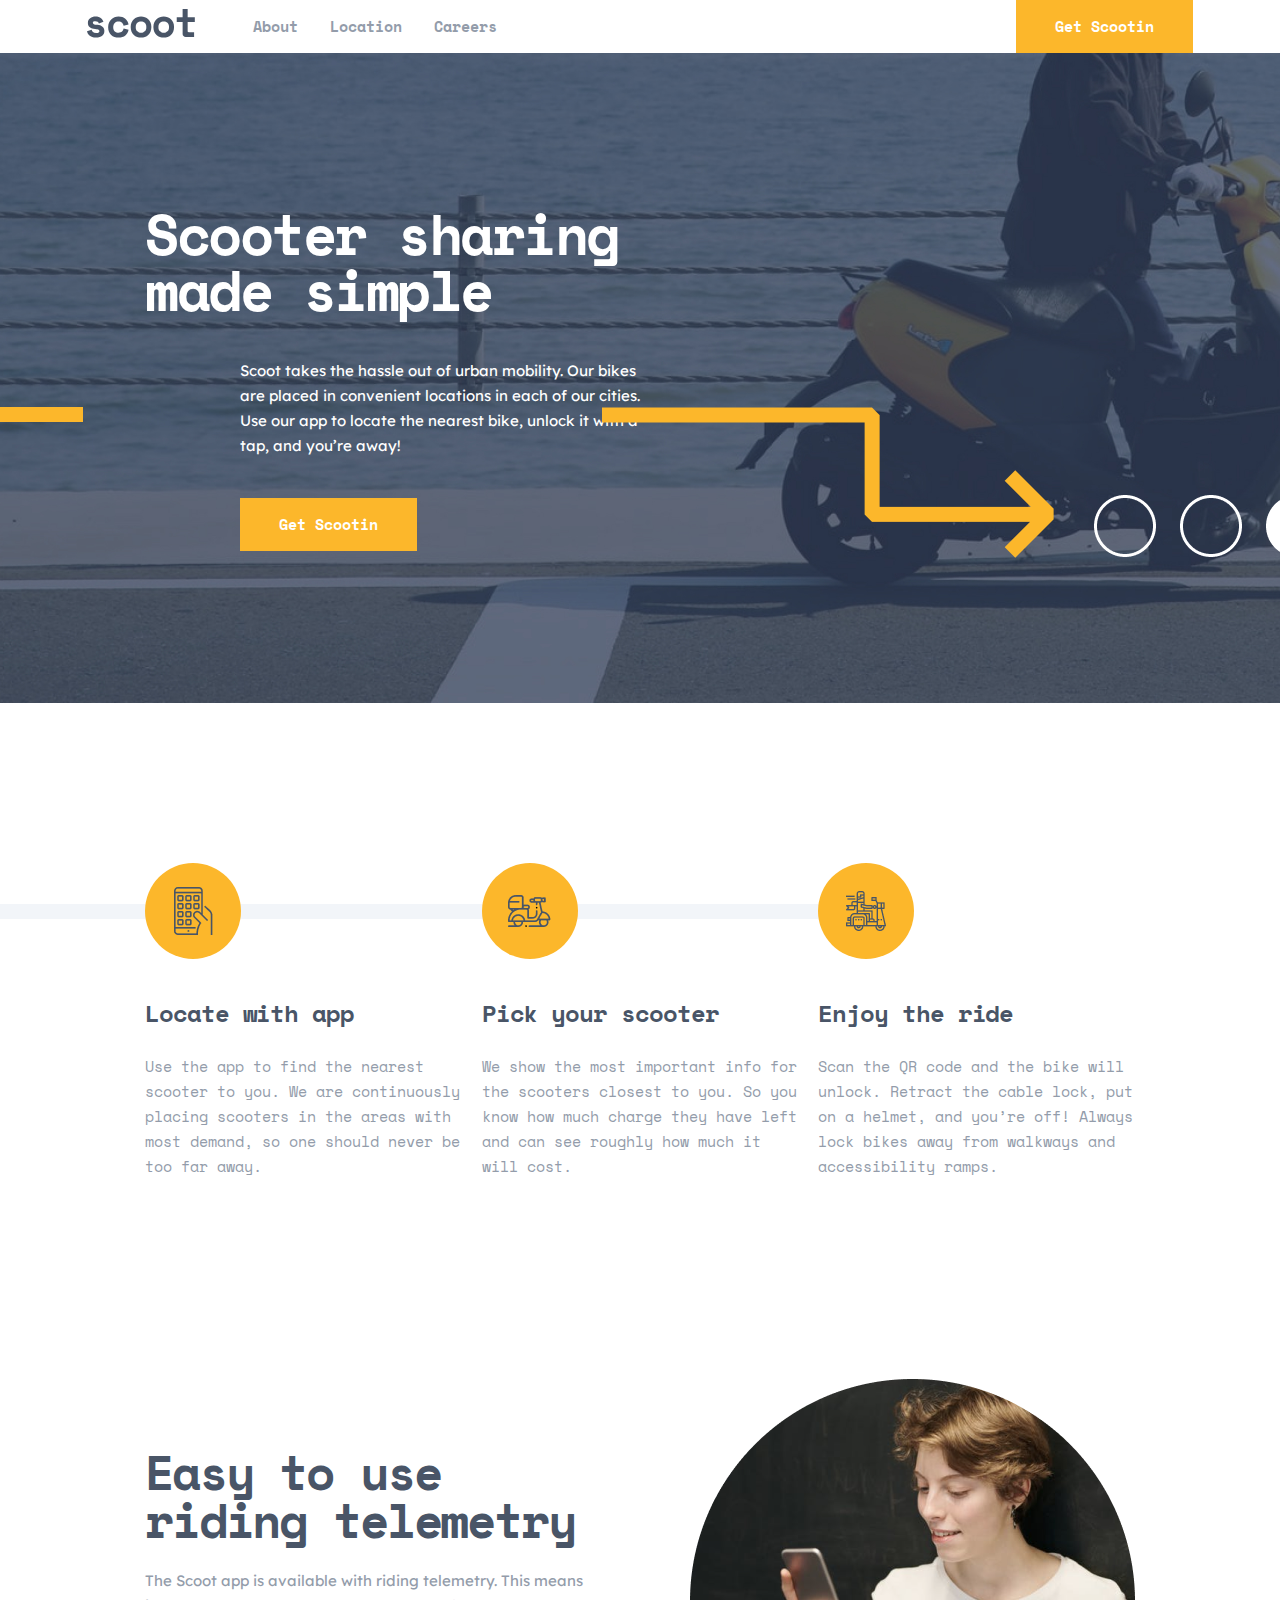
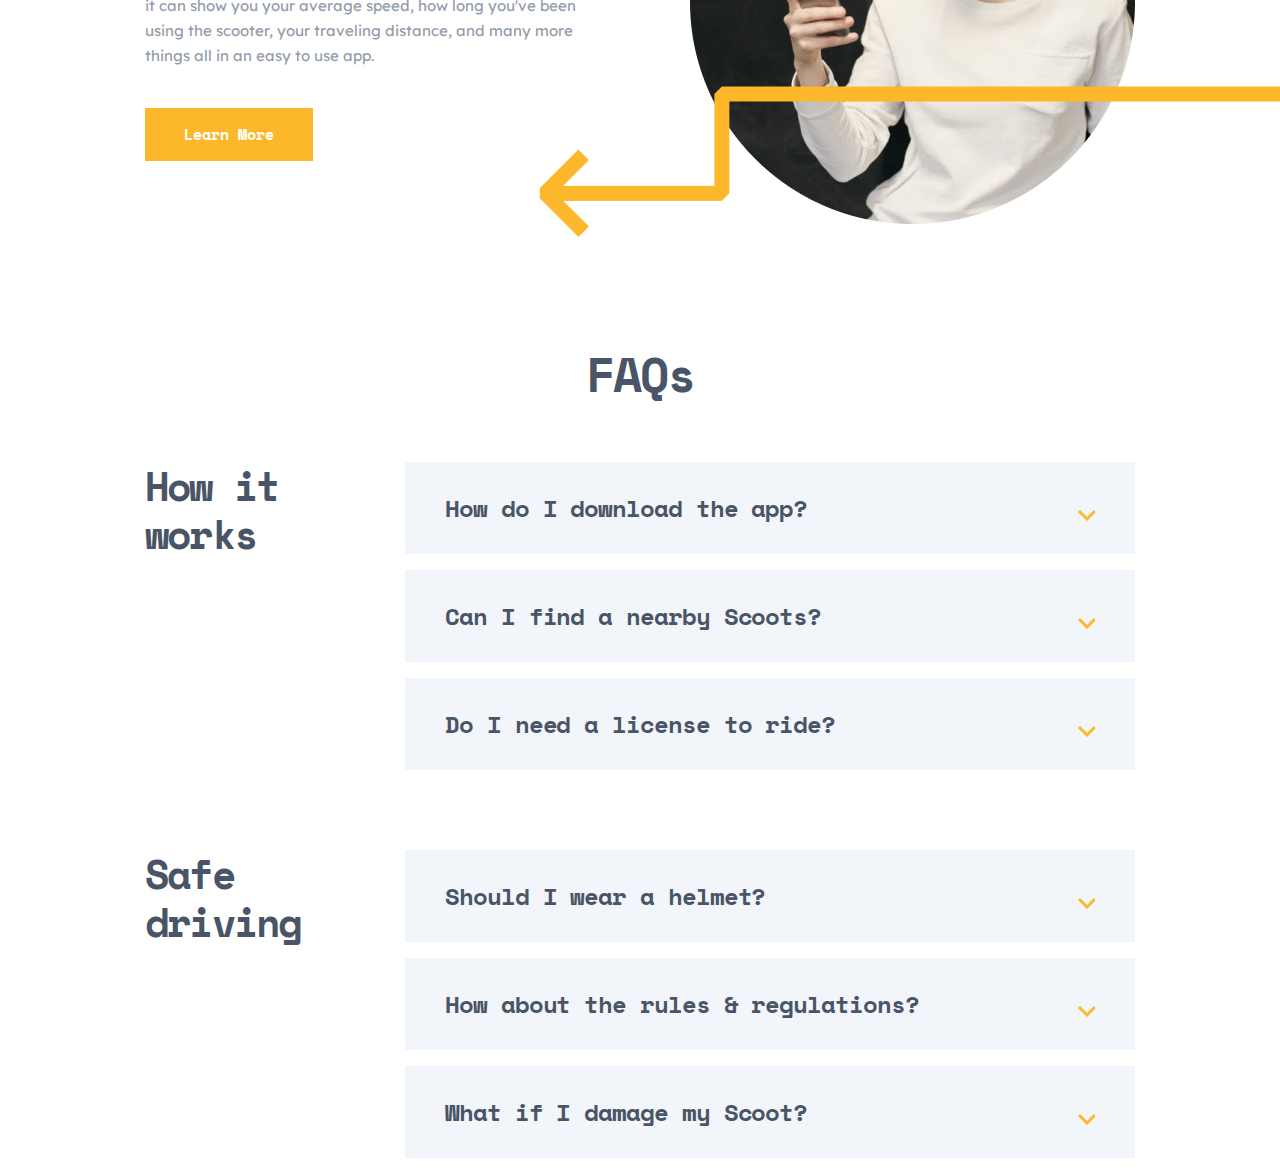
<file: index.html>
<!DOCTYPE html>
<html lang="en">
  <head>
    <meta charset="UTF-8" />
    <meta name="viewport" content="width=device-width, initial-scale=1.0" />
    <title>Scooter</title>
    <link rel="stylesheet" href="./styles/style.css" />
    <link
      rel="shortcut icon"
      href="images/Scooter-favicon.png"
      type="image/x-icon"
    />
    <link rel="preconnect" href="https://fonts.googleapis.com" />
    <link rel="preconnect" href="https://fonts.gstatic.com" crossorigin />
    <link
      href="https://fonts.googleapis.com/css2?family=Space+Mono:ital,wght@0,400;0,700;1,400;1,700&display=swap"
      rel="stylesheet"
    />
    <link rel="preconnect" href="https://fonts.googleapis.com" />
    <link rel="preconnect" href="https://fonts.gstatic.com" crossorigin />
    <link
      href="https://fonts.googleapis.com/css2?family=Lexend+Deca:wght@100..900&family=Space+Mono:ital,wght@0,400;0,700;1,400;1,700&display=swap"
      rel="stylesheet"
    />
  </head>
  <body>
    <header>
      <div class="container">
        <div class="header-wrapper">
          <div class="navbar">
            <img class="burger" src="./images/scooter-burger.svg" alt="" />
            <div class="logo">
              <img src="./images/scooter-logo.svg" alt="" />
            </div>
            <nav>
              <ul>
                <li><span></span><a href="./index.html">About</a></li>
                <li>Location</li>
                <li>Careers</li>
              </ul>
            </nav>
          </div>
          <button class="hero-btn">Get Scootin</button>
        </div>
      </div>
    </header>
    <main>
      <section class="hero">
        <div class="container">
          <div class="text-box">
            <h2>Scooter sharing made simple</h2>
            <p>
              Scoot takes the hassle out of urban mobility. Our bikes are placed
              in convenient locations in each of our cities. Use our app to
              locate the nearest bike, unlock it with a tap, and you’re away!
            </p>
            <button class="hero-btn">Get Scootin</button>
          </div>
          <img class="hero-left" src="./images/right-line.png" alt="" />
          <div class="hero-right">
            <img src="./images/hrto-right-arrow.png" alt="" />
            <img src="./images/circle3.png" alt="" />
          </div>
        </div>
      </section>
      <section class="steps">
        <div class="container">
          <div class="step-wrapper">
            <div class="step-box">
              <div class="step-img">
                <img src="./images/step- phone.png" alt="" />
              </div>
              <div>
                <h3>Locate with app</h3>
                <p>
                  Use the app to find the nearest scooter to you. We are
                  continuously placing scooters in the areas with most demand,
                  so one should never be too far away.
                </p>
              </div>
            </div>
            <div class="step-box">
              <div class="step-img">
                <img src="./images/step-scooter1.png" alt="" />
              </div>
              <div>
                <h3>Pick your scooter</h3>
                <p>
                  We show the most important info for the scooters closest to
                  you. So you know how much charge they have left and can see
                  roughly how much it will cost.
                </p>
              </div>
            </div>
            <div class="step-box">
              <div class="step-img">
                <img src="./images/step-scooter2.png" alt="" />
                <span class="step-line"></span>
              </div>
              <div>
                <h3>Enjoy the ride</h3>
              <p>
                Scan the QR code and the bike will unlock. Retract the cable
                lock, put on a helmet, and you’re off! Always lock bikes away
                from walkways and accessibility ramps.
              </p>
              </div>
              
            </div>
          </div>
        </div>
      </section>
      <section class="info">
        <div class="container">
          <div class="info-wrapper">
            <div class="info-left">
              <h2>Easy to use riding telemetry</h2>
              <p>The Scoot app is available with riding telemetry. This means it can show you your average speed, how long you've been using the scooter, your traveling distance, and many more things all in an easy to use app.</p>
              <button class="hero-btn">Learn More</button>
            </div>
            <div class="info-right">       
            <img class="arrow-pointer" src="./images/longer-pointer.png" alt="">        
            <img src="./images/a-woman-use-phone.png" alt="">                   
            </div>
          </div>
        </div>
      </section>
      <section class="faq">
        <div class="container">
          <h2>FAQs</h2>
          <div class="faq-wrapper">
            <h3>How it works</h3>
            <div class="faq-question-grid">
              <div class="q-box">
                <input type="radio" name="faq" id="inp1" />
                <h4>How do I download the app?</h4>
                <label for="inp1"
                  ><img src="./images/arrow-down.svg" alt=""
                /></label>
                <p>
                  To download the Scoot app, you can search “Scoot” in both the
                  App and Google Play stores. An even simpler way to do it would
                  be to click the relevant link at the bottom of this page and
                  you’ll be re-directed to the correct page.
                </p>
              </div>
              <div class="q-box">
                <input type="radio" name="faq" id="inp2" />
                <h4>Can I find a nearby Scoots?</h4>
                <label for="inp2"
                  ><img src="./images/arrow-down.svg" alt=""
                /></label>
                <p>
                  To download the Scoot app, you can search “Scoot” in both the
                  App and Google Play stores. An even simpler way to do it would
                  be to click the relevant link at the bottom of this page and
                  you’ll be re-directed to the correct page.
                </p>
              </div>
              <div class="q-box">
                <input type="radio" name="faq" id="inp3" />
                <h4>Do I need a license to ride?</h4>
                <label for="inp3"
                  ><img src="./images/arrow-down.svg" alt=""
                /></label>
                <p>
                  To download the Scoot app, you can search “Scoot” in both the
                  App and Google Play stores. An even simpler way to do it would
                  be to click the relevant link at the bottom of this page and
                  you’ll be re-directed to the correct page.
                </p>
              </div>
            </div>
          </div>
          <div class="faq-wrapper second-faq">
            <h3>Safe driving</h3>
            <div class="faq-question-grid">
              <div class="q-box">
                <input type="radio" name="faq" id="inp4" />
                <h4>Should I wear a helmet?</h4>
                <label for="inp4"
                  ><img src="./images/arrow-down.svg" alt=""
                /></label>
                <p>
                  Yes, please do! All cities have different laws. But we
                  strongly strongly strongly recommend always wearing a helmet
                  regardless of the local laws. We like you and we want you to
                  be as safe as possible while Scooting.p>
                </p>
              </div>

              <div class="q-box">
                <input type="radio" name="faq" id="inp5" />
                <h4>How about the rules & regulations?</h4>
                <label for="inp5"
                  ><img src="./images/arrow-down.svg" alt=""
                /></label>
                <p>
                  To download the Scoot app, you can search “Scoot” in both the
                  App and Google Play stores. An even simpler way to do it would
                  be to click the relevant link at the bottom of this page and
                  you’ll be re-directed to the correct page.
                </p>
              </div>
              <div class="q-box">
                <input type="radio" name="faq" id="inp6" />
                <h4>What if I damage my Scoot?</h4>
                <label for="inp6"
                  ><img src="./images/arrow-down.svg" alt=""
                /></label>
                <p>
                  To download the Scoot app, you can search “Scoot” in both the
                  App and Google Play stores. An even simpler way to do it would
                  be to click the relevant link at the bottom of this page and
                  you’ll be re-directed to the correct page.
                </p>
              </div>
            </div>
          </div>
        </div>
      </section>
    </main>
  </body>
</html>
</file>
<file: styles/style.css>
* {
  margin: 0;
  padding: 0;
  box-sizing: border-box;
  font-family: "Space Mono", serif;
}

:root {
  --yellow: rgba(252, 183, 43, 1);
  --darknavy: rgba(73, 85, 103, 1);
  --dimgray: rgba(147, 156, 170, 1);
  --lightgray: rgba(242, 245, 249, 1);
  --white: rgba(255, 255, 255, 1);
  --snow: rgba(242, 245, 249, 1);
  --lightyellow: rgba(255, 244, 223, 1);
}

.container {
  max-width: 1186px;
  width: 100%;
  margin: 0 auto;
  padding: 0 40px;
}

a {
  text-decoration: none;
  color: var(--dimgray);
}

.header-wrapper {
  display: flex;
  justify-content: space-between;
  align-items: center;
  padding-top: 22px 0 21px;
}

.navbar {
  display: flex;
  justify-content: space-between;
  align-items: center;
  gap: 58px;
}

.navbar ul {
  display: flex;
  justify-content: space-between;
  align-items: center;
  gap: 32px;
}
.navbar ul li {
  font-size: 15px;
  font-weight: 700;
  line-height: 25px;
  text-align: left;
  color: var(--dimgray);
  list-style: none;
}

.hero-btn {
  padding: 14px 39px;
  background: var(--yellow);
  border: none;
  color: var(--white);
  font-size: 15px;
  font-weight: 700;
  line-height: 25px;
  text-align: center;
}

.hero {
  padding: 153px 0 152px;
  background-image: url("../images/hero-bcgrnd.jpg");
  background-repeat: no-repeat;
  background-size: cover;
  position: relative;
  overflow: hidden;
}
.burger {
  display: none;
}
.text-box {
  max-width: 500px;
  width: 100%;
}
.text-box h2 {
  font-size: 56px;
  font-weight: 700;
  line-height: 56px;
  letter-spacing: -2.5px;
  text-align: left;
  color: var(--white);
}
.text-box p {
  font-family: "Lexend Deca", serif;
  font-size: 15px;
  font-weight: 400;
  line-height: 25px;
  text-align: left;
  color: var(--white);
  margin: 40px 0 40px 95px;
}
.text-box button {
  margin-left: 95px;
}
.hero-left {
  position: absolute;
  left: 0;
  top: 354px;
}
.hero-right {
  display: flex;
  align-items: flex-end;
  gap: 102px;
  position: absolute;
  right: -48px;
  top: 354px;
}

/* STEPS */

.steps {
  padding-top: 160px;
}

.step-wrapper {
  display: flex;
  align-items: flex-start;
  justify-content: space-between;
  gap: 20px;
}

.step-box {
  max-width: 350px;
  width: 100%;
}

.step-img {
  display: flex;
  align-items: center;
  justify-content: center;
  padding: 0 28px;
  width: 96px;
  height: 96px;
  background: var(--yellow);
  border-radius: 50%;
}

.step-box h3 {
  font-size: 24px;
  font-weight: 700;
  line-height: 28px;
  letter-spacing: -1.0714285373687744px;
  text-align: left;
  color: var(--darknavy);
  margin: 40px 0 27px;
}

.step-box p {
  font-size: 15px;
  font-weight: 400;
  line-height: 25px;
  text-align: left;
  color: var(--dimgray);
}
.step-box:nth-child(3) .step-img {
  position: relative;
}
.step-line {
  position: absolute;
  z-index: -1;
  right: 40px;
  width: calc(100vw);
  height: 15px;
  background-color: var(--lightgray);
}

/* FAQ */

.faq {
  padding-top: 120px;
}
.faq h2 {
  font-size: 48px;
  font-weight: 700;
  line-height: 48px;
  letter-spacing: -2.142857074737549px;
  text-align: center;
  color: #495567;
  margin-bottom: 64px;
}
.faq-wrapper {
  display: flex;
  align-items: flex-start;
  justify-content: space-between;
  gap: 15px;
}
.second-faq {
  margin-top: 64px;
}
.faq-wrapper h3 {
  font-size: 40px;
  font-weight: 700;
  line-height: 48px;
  letter-spacing: -1.7857142686843872px;
  text-align: left;
  color: #495567;
}

.faq-question-grid {
  max-width: 730px;
  width: 100%;
}
.q-box {
  padding: 32px 40px;
  background-color: var(--snow);
  position: relative;
  margin-bottom: 16px;
}
.q-box input {
  display: none;
}
.q-box h4 {
  font-size: 24px;
  font-weight: 700;
  line-height: 28px;
  letter-spacing: -1.0714285373687744px;
  text-align: left;
  color: var(--darknavy);
}
.q-box p {
  font-size: 15px;
  font-weight: 400;
  line-height: 25px;
  text-align: left;
  color: var(--darknavy);
  max-height: 0;
  overflow: hidden;
  transition: all 1000ms ease;
}

.q-box label {
  position: absolute;
  top: 42px;
  right: 40px;
  transform: rotate(0deg);
  transition: transform 1000ms ease;
}
.q-box input#inp1:checked ~ p {
  max-height: 80px !important;
  margin-top: 24px;
  transition: all 1000ms ease-in-out;
}
.q-box input#inp1:checked ~ label {
  transform: rotate(180deg);
  transition: transform 1000ms ease-in-out;
}
.q-box:hover {
  background-color: var(--lightyellow);
}
.q-box input#inp2:checked ~ p {
  max-height: 80px !important;
  margin-top: 24px;
  transition: all 1000ms ease-in-out;
}
.q-box input#inp2:checked ~ label {
  transform: rotate(180deg);
  transition: transform 1000ms ease-in-out;
}
.q-box input#inp3:checked ~ p {
  max-height: 80px !important;
  margin-top: 24px;
  transition: all 1000ms ease-in-out;
}
.q-box input#inp3:checked ~ label {
  transform: rotate(180deg);
  transition: transform 1000ms ease-in-out;
}
.q-box input#inp4:checked ~ p {
  max-height: 80px !important;
  margin-top: 24px;
  transition: all 1000ms ease-in-out;
}
.q-box input#inp4:checked ~ label {
  transform: rotate(180deg);
  transition: transform 1000ms ease-in-out;
}
.q-box input#inp5:checked ~ p {
  max-height: 80px !important;
  margin-top: 24px;
  transition: all 1000ms ease-in-out;
}
.q-box input#inp5:checked ~ label {
  transform: rotate(180deg);
  transition: transform 1000ms ease-in-out;
}
.q-box input#inp6:checked ~ p {
  max-height: 80px !important;
  margin-top: 24px;
  transition: all 1000ms ease-in-out;
}
.q-box input#inp6:checked ~ label {
  transform: rotate(180deg);
  transition: transform 1000ms ease-in-out;
}

.info {
  padding-top: 200px;
  position: relative;
}
.info .arrow-pointer {
  position: absolute;
  right: 0;  
  top: 507px;

}


.info-wrapper {
  display: flex;
  align-items: center;
  justify-content: space-between;
}
.info-left {
  max-width: 445px;
  width: 100%;
}
.info-left h2 {
  font-family: Space Mono;
  font-size: 48px;
  font-weight: 700;
  line-height: 48px;
  letter-spacing: -2.142857074737549px;
  text-align: left;
  color: var(--darknavy);
  margin-bottom: 24px;
}

.info-left p {
  font-family: Lexend Deca;
  font-size: 15px;
  font-weight: 400;
  line-height: 25px;
  text-align: left;
  color: var(--dimgray);
  margin-bottom: 40px;
}

@media (max-width: 1400px) { 
  section:not(header) .container {
      padding: 0 98px;
    }
  .hero-right {
    gap: 40px;
  }
  .hero-left {
    left: unset;
    right: 1197px;
  }
 
}
@media (max-width: 1240px) {
  .hero {
    padding: 137px 0 217px;
  }
  .text-box {
    max-width: 573px;
    width: 100%;
    margin: 0 auto;
  }
  .text-box h2 {
    text-align: center;
  }
  .text-box p {
    text-align: center;
    margin: 24px 0 32px;
  }
  .text-box button {
    display: block;
    margin: 0 auto;
  }
  .hero-left {
    display: none;
  }
  .hero-right {
    right: -31px;
    top: 473px;
    gap: 590px;
  }
}
@media (max-width: 1113px) {
  .hero {
    padding: 137px 98px 217px;
  }
  .hero-right {
    gap: calc(100vw - 510px);
  }
  .info-wrapper {
    flex-direction: column;
    align-items: center;
  }
 
  
  .info-left {
    max-width: 573px;
    margin-top: 56px;
    order: 2;
  }
  .info-wrapper .info-left > * {
    text-align: center;
  }
  .info-left button {
    display: block;
    margin: 0 auto;
  }
  
}
@media (max-width: 800px) {
  .header-wrapper {
    background-color: var(--white);
    z-index: 34;
  }
  .hero {
    padding: 137px 98px 217px;
  }
  .hero-right {
    top: 480px;
  }
  .step-wrapper {
    flex-direction: column;
    align-items: center;
  }
  .step-box {
    display: flex;
    align-items: flex-start;
    justify-content: space-between;
    gap: 79px;
    max-width: 573px;
  }
  .step-box h3 {
    margin: 0 0 27px;
  }
  .step-box p {
    max-width: 398px;
  }
  .step-line {
    bottom: 40px;
    height: calc(400vh);
    width: 15px;

  }
 
  .info .arrow-pointer {
    position: absolute;
    right: -100px;
    left: 20px;
    top: 500px;
  }
 
  .faq-wrapper {
    flex-direction: column;
    align-items: center;
  }
  .faq-wrapper h3 {
    margin-bottom: 17px;
  }
  .faq-question-grid {
    max-width: 689px;
  }
}
@media (max-width: 690px) {
  .header-wrapper {
    padding-bottom: 24px;
  }
  .hero-right img:nth-child(2) {
    display: none;
  }
  .hero-right {
    right: unset;
    left: -312px;
    top: 538.59px;
  }
  .hero {
    padding: 115px 0 179px;
  }
  .text-box {
    max-width: 311px;
    width: 100%;
  }
  .burger {
    display: block;
  }
  .navbar {
    display: flex;
    align-items: center;
    justify-content: space-between;
  }
  .navbar nav ul li {
    display: none;
  }
  .hero-btn {
    display: none;
  }
}

@media (max-width: 420px) {
  .hero {
    padding: 115px 32px 179px;
  }
  .hero-right {
    top: 610.59px;
  }
}
@media (max-width: 500px) {
  .step-line {
    display: none;
  }
  .step-box {
    flex-direction: column;
    align-items: center;
    margin-bottom: 48px;
    gap: 24px;
  }
  .step-box h3 {
    text-align: center;
    font-size: 20px;
    font-weight: 700;
    line-height: 28px;
    letter-spacing: -0.8928571343421936px;
    text-align: center;
  }
  .step-box p {
    text-align: center;
    font-family: Lexend Deca;
    font-size: 15px;
    font-weight: 400;
    line-height: 25px;
    text-align: center;
  }
  .step-img {
    width: 56px;
    height: 56px;
    padding: 18px;
  }
  .step-img img {
    width: 24px;
  }
}
</file>
